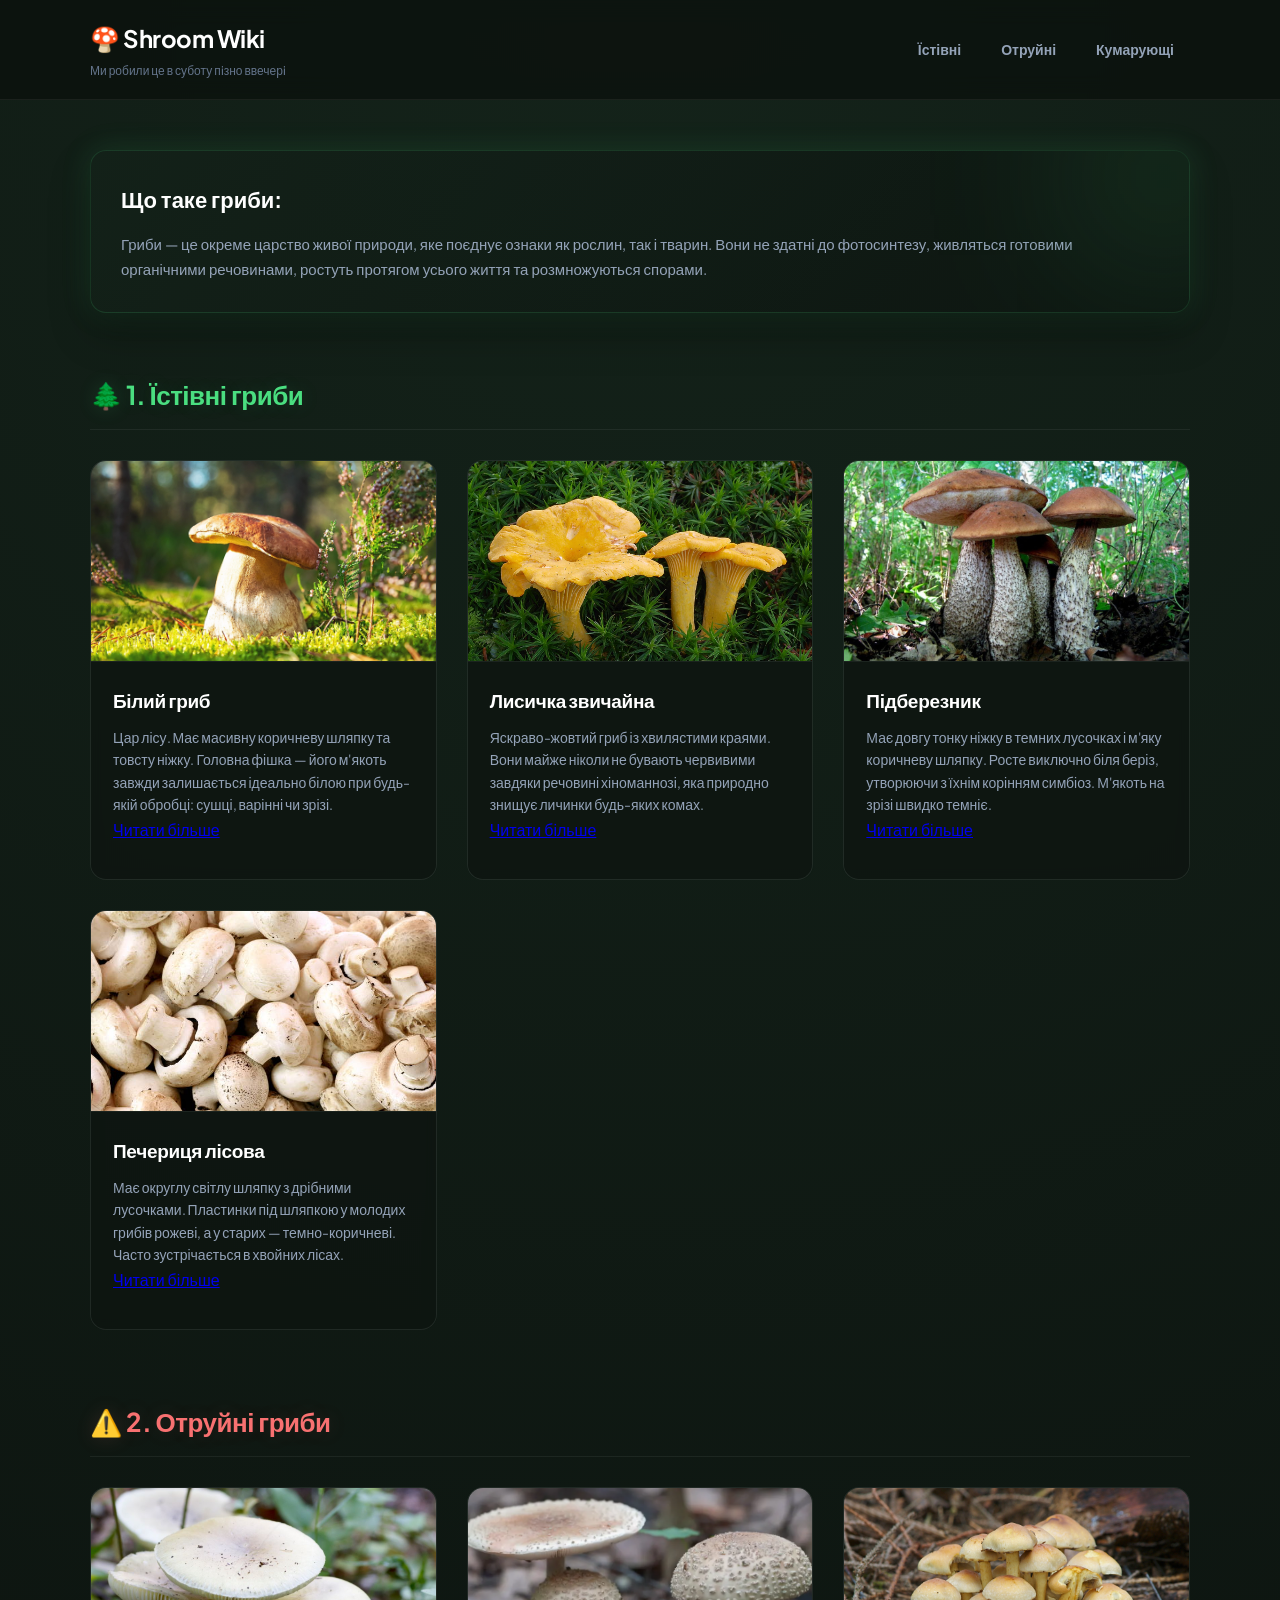
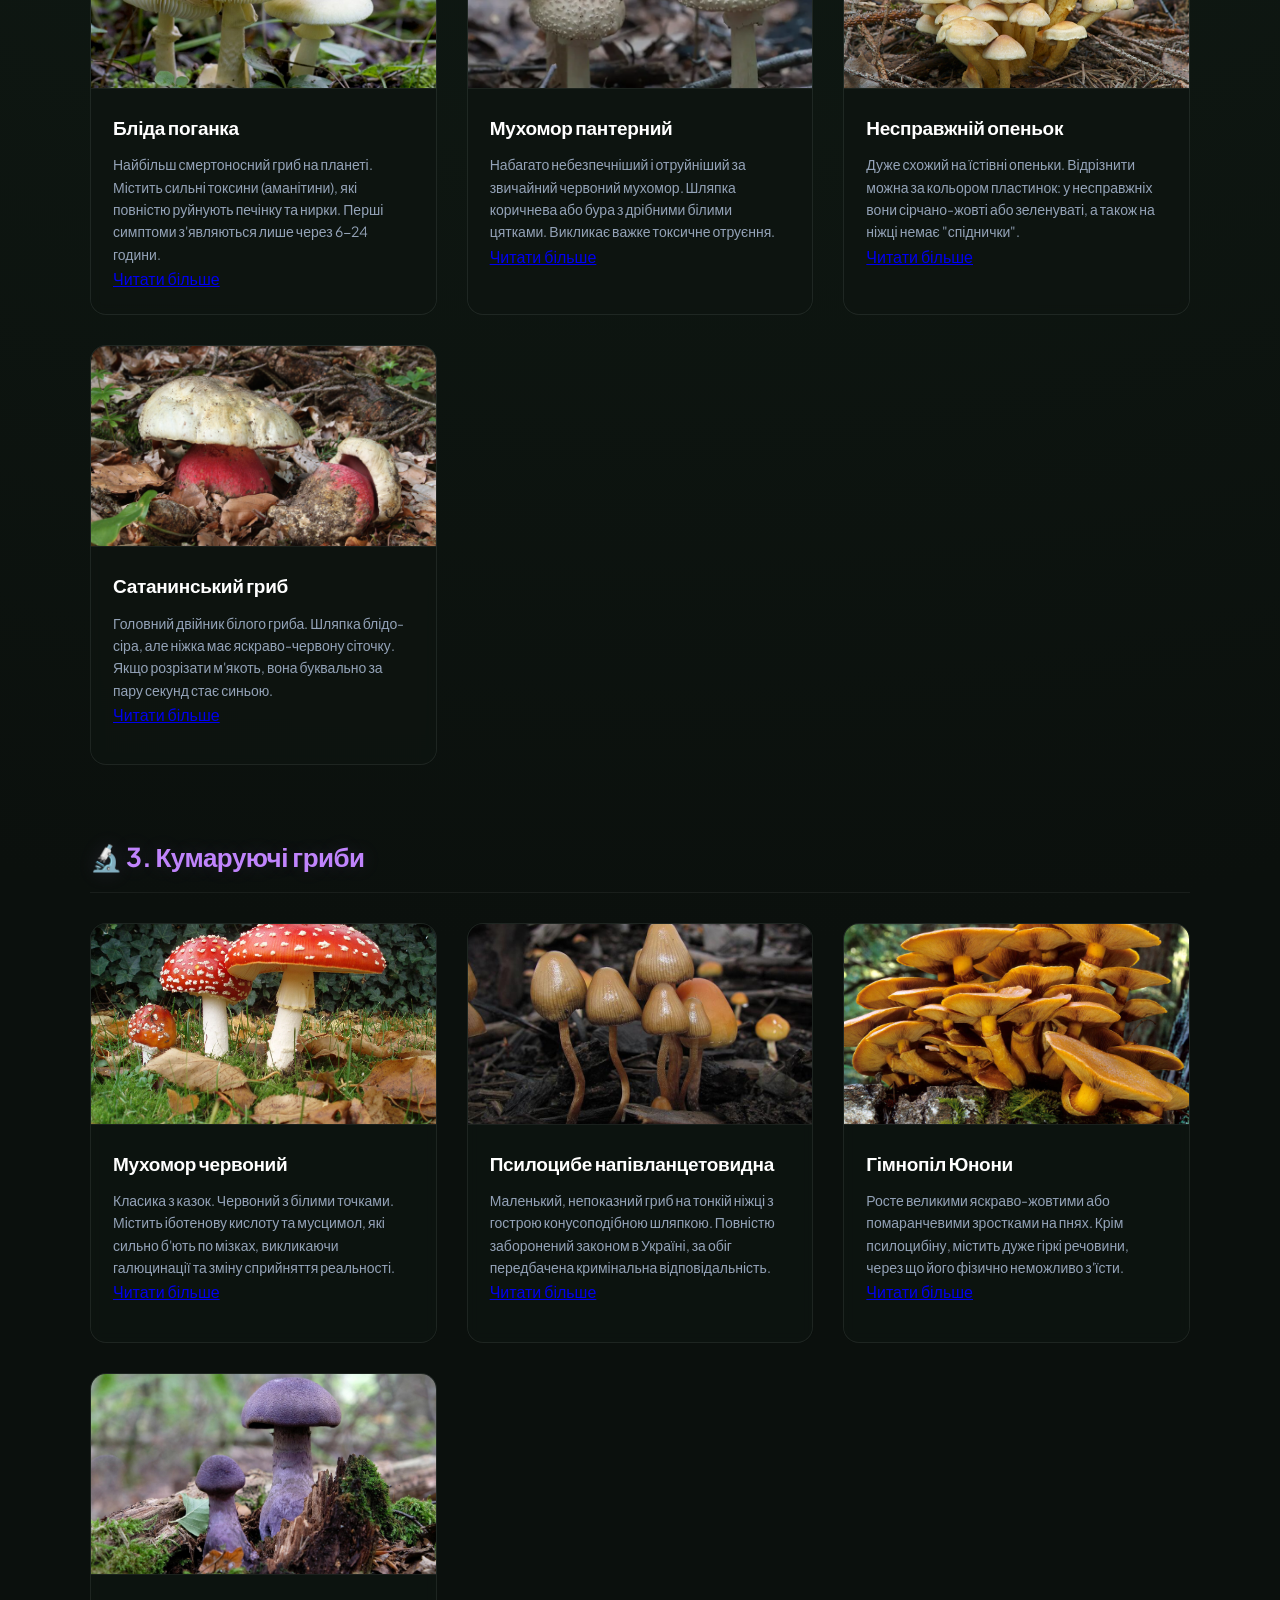
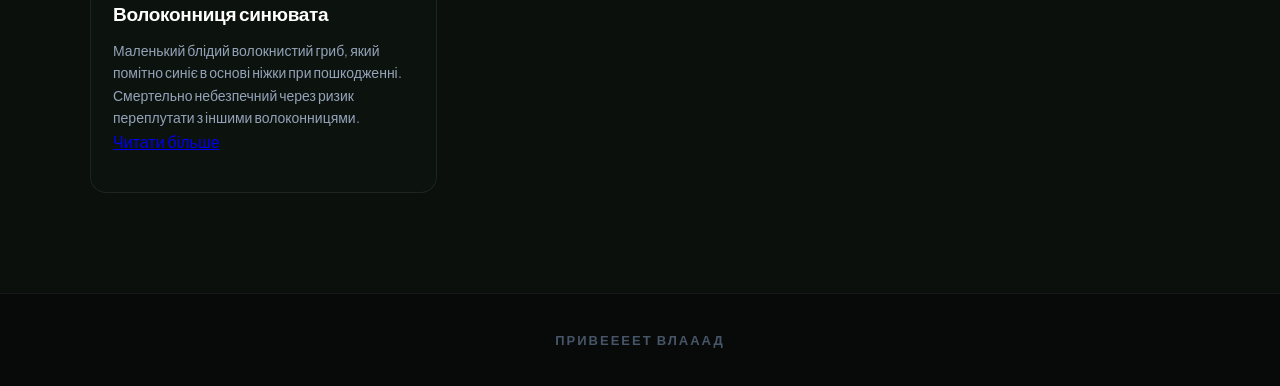
<file: index.html>
<!DOCTYPE html>
<html lang="uk">
<head>
    <meta charset="UTF-8">
    <meta name="viewport" content="width=device-width, initial-scale=1.0">
    <link rel="stylesheet" href="style.css">
    <title>Shroom Wiki — Головна</title>
</head>
<body>
    
    <header>
        <div class="header-inner">
            <div class="logo">
                <h1>🍄 Shroom Wiki</h1>
                <p>Ми робили це в суботу пiзно ввечерi</p><!-- Привіт Влад -->
            </div>
            <nav>
                <a href="#edible">Їстівні</a>
                <a href="#toxic">Отруйні</a>
                <a href="#hallucinogenic">Кумарующі</a>
            </nav>
        </div>
    </header>

    <main class="container">
        
        <section class="welcome">
            <h2>Що таке гриби:</h2>
            <p>Гриби — це окреме царство живої природи, яке поєднує ознаки як рослин, так і тварин. Вони не здатні до фотосинтезу, живляться готовими органічними речовинами, ростуть протягом усього життя та розмножуються спорами.</p>
        </section>

        <section id="edible" class="category-section">
            <h2 class="cat-title-good">🌲 1. Їстівні гриби</h2>
            <div class="menu-grid">
                <div class="card">
                    <img src="Белый гриб.jpg" alt="Білий гриб">
                    <div class="card-content">
                        <h3>Білий гриб</h3>
                        <p>Цар лісу. Має масивну коричневу шляпку та товсту ніжку. Головна фішка — його м'якоть завжди залишається ідеально білою при будь-якій обробці: сушці, варінні чи зрізі.</p>
                        <a href="White.html" class="read-more">Читати більше</a>
                    </div>
                </div>
                <div class="card">
                    <img src="лисичка.jpg" alt="Лисичка звичайна">
                    <div class="card-content">
                        <h3>Лисичка звичайна</h3>
                        <p>Яскраво-жовтий гриб із хвилястими краями. Вони майже ніколи не бувають червивими завдяки речовині хіноманнозі, яка природно знищує личинки будь-яких комах.</p>
                        <a href="Fox.html" class="read-more">Читати більше</a>
                    </div>
                </div>
                <div class="card">
                    <img src="подберёзник.jpg" alt="Підберезник">
                    <div class="card-content">
                        <h3>Підберезник</h3>
                        <p>Має довгу тонку ніжку в темних лусочках і м'яку коричневу шляпку. Росте виключно біля беріз, утворюючи з їхнім корінням симбіоз. М'якоть на зрізі швидко темніє.</p>
                        <a href="Podbereznik.html" class="read-more">Читати більше</a>
                    </div>
                </div>
                <div class="card">
                    <img src="печериця.jpg" alt="Печериця лісова">
                    <div class="card-content">
                        <h3>Печериця лісова</h3>
                        <p>Має округлу світлу шляпку з дрібними лусочками. Пластинки під шляпкою у молодих грибів рожеві, а у старих — темно-коричневі. Часто зустрічається в хвойних лісах.</p>
                        <a href="Pecheryczya.html" class="read-more">Читати більше</a>
                    </div>
                </div>
            </div>
        </section>

        <section id="toxic" class="category-section">
            <h2 class="cat-title-bad">⚠️ 2. Отруйні гриби</h2>
            <div class="menu-grid">
                <div class="card">
                    <img src="бледная поганка.jpg" alt="Бліда поганка">
                    <div class="card-content">
                        <h3>Бліда поганка</h3>
                        <p>Найбільш смертоносний гриб на планеті. Містить сильні токсини (аманітини), які повністю руйнують печінку та нирки. Перші симптоми з'являються лише через 6-24 години.</p>
                        <a href="BlidaPoganka.html" class="read-more">Читати більше</a>
                    </div>
                </div>
                <div class="card">
                    <img src="пантерная мухоморка.jpg" alt="Мухомор пантерний">
                    <div class="card-content">
                        <h3>Мухомор пантерний</h3>
                        <p>Набагато небезпечніший і отруйніший за звичайний червоний мухомор. Шляпка коричнева або бура з дрібними білими цятками. Викликає важке токсичне отруєння.</p>
                        <a href="pantera.html" class="read-more">Читати більше</a>
                    </div>
                </div>
                <div class="card">
                    <img src="ненастоящий опеньок.jpg" alt="Несправжній опеньок">
                    <div class="card-content">
                        <h3>Несправжній опеньок</h3>
                        <p>Дуже схожий на їстівні опеньки. Відрізнити можна за кольором пластинок: у несправжніх вони сірчано-жовті або зеленуваті, а також на ніжці немає "спіднички".</p>
                        <a href="neopeniok.html" class="read-more">Читати більше</a>
                    </div>
                </div>
                <div class="card">
                    <img src="сатана.jpg" alt="Сатанинський гриб">
                    <div class="card-content">
                        <h3>Сатанинський гриб</h3>
                        <p>Головний двійник білого гриба. Шляпка блідо-сіра, але ніжка має яскраво-червону сіточку. Якщо розрізати м'якоть, вона буквально за пару секунд стає синьою.</p>
                        <a href="satana.html" class="read-more">Читати більше</a>
                    </div>
                </div>
            </div>
        </section>
        <section id="hallucinogenic" class="category-section">
            <h2 class="cat-title-weird">🔬 3. Кумаруючі гриби</h2>
            <div class="menu-grid">
                <div class="card">
                    <img src="мухомор.jpg" alt="Мухомор червоний">
                    <div class="card-content">
                        <h3>Мухомор червоний</h3>
                        <p>Класика з казок. Червоний з білими точками. Містить іботенову кислоту та мусцимол, які сильно б'ють по мізках, викликаючи галюцинації та зміну сприйняття реальності.</p>
                        <a href="MukhomorChervonyi.html" class="read-more">Читати більше</a>
                    </div>
                </div>
                <div class="card">
                    <img src="пласибе.jpeg" alt="Псилоцибе напівланцетовидна">
                    <div class="card-content">
                        <h3>Псилоцибе напівланцетовидна</h3>
                        <p>Маленький, непоказний гриб на тонкій ніжці з гострою конусоподібною шляпкою. Повністю заборонений законом в Україні, за обіг передбачена кримінальна відповідальність.</p>
                        <a href="Psi洛cybeNapivlanczetovydna.html" class="read-more">Читати більше</a>
                    </div>
                </div>
                <div class="card">
                    <img src="гимно.jpg" alt="Гімнопіл Юнони">
                    <div class="card-content">
                        <h3>Гімнопіл Юнони</h3>
                        <p>Росте великими яскраво-жовтими або помаранчевими зростками на пнях. Крім псилоцибіну, містить дуже гіркі речовини, через що його фізично неможливо з'їсти.</p>
                        <a href="GimnopilYunony.html" class="read-more">Читати більше</a>
                    </div>
                </div>
                <div class="card">
                    <img src="сини.jpeg" alt="Волоконниця синювата">
                    <div class="card-content">
                        <h3>Волоконниця синювата</h3>
                        <p>Маленький блідий волокнистий гриб, який помітно синіє в основі ніжки при пошкодженні. Смертельно небезпечний через ризик переплутати з іншими волоконницями.</p>
                        <a href="VolokonnytsyaSynuvata.html" class="read-more">Читати більше</a>
                    </div>
                </div>
            </div>
        </section>

    </main>

    <footer>
        <div class="footer-inner">
            <p>ПРИВЕЕЕЕТ ВЛАААД</p>
        </div>
    </footer>

</body>
</html>
</file>
<file: style.css>
@import url('https://fonts.googleapis.com/css2?family=Plus+Jakarta+Sans:wght@400;500;600;700&display=swap');

* {
    margin: 0;
    padding: 0;
    box-sizing: border-box;
    font-family: 'Plus Jakarta Sans', -apple-system, BlinkMacSystemFont, sans-serif;
}

:root {
    --color-bg: #0b100d;
    --color-card-bg: rgba(25, 35, 30, 0.45);
    --color-border: rgba(255, 255, 255, 0.06); /* Легкий контраст для границ и разделителей */
    
    --neon-good: #4ade80;
    --neon-good-glow: rgba(74, 222, 128, 0.15);
    
    --neon-bad: #f87171;
    --neon-bad-glow: rgba(248, 113, 113, 0.15);
    
    --neon-weird: #c084fc;
    --neon-weird-glow: rgba(192, 132, 252, 0.15);
}

body {
    background-color: var(--color-bg);
    background-image: radial-gradient(circle at 50% 0%, #14231a 0%, #0b100d 70%);
    color: #e2e8f0;
    line-height: 1.7;
    overflow-x: hidden;
}

header {
    background-color: rgba(11, 16, 13, 0.75);
    backdrop-filter: blur(12px);
    -webkit-backdrop-filter: blur(12px);
    padding: 18px 0;
    border-bottom: 1px solid var(--color-border);
    position: sticky;
    top: 0;
    z-index: 100;
}

.header-inner {
    max-width: 1140px;
    margin: 0 auto;
    display: flex;
    justify-content: space-between;
    align-items: center;
    padding: 0 20px;
}

.logo h1 {
    font-size: 24px;
    font-weight: 700;
    color: #ffffff;
    letter-spacing: -0.5px;
}

.logo p {
    font-size: 12px;
    color: #64748b;
    font-weight: 500;
    margin-top: 2px;
}

nav {
    display: flex;
    gap: 8px;
}

nav a {
    color: #94a3b8;
    text-decoration: none;
    padding: 8px 16px;
    font-size: 14px;
    font-weight: 600;
    border-radius: 8px;
    transition: all 0.3s cubic-bezier(0.4, 0, 0.2, 1);
}

nav a:hover {
    color: #ffffff;
    background: rgba(255, 255, 255, 0.05);
}

nav a.active {
    color: var(--neon-good);
    background: rgba(74, 222, 128, 0.08);
    box-shadow: inset 0 0 12px rgba(74, 222, 128, 0.05);
}

.container {
    max-width: 1140px;
    margin: 50px auto;
    padding: 0 20px;
}

.welcome {
    background: linear-gradient(135deg, rgba(20, 35, 26, 0.6) 0%, rgba(11, 16, 13, 0.6) 100%);
    border: 1px solid rgba(74, 222, 128, 0.15);
    padding: 30px;
    border-radius: 16px;
    margin-bottom: 60px;
    box-shadow: 0 20px 40px rgba(0, 0, 0, 0.3), 0 0 30px var(--neon-good-glow);
    position: relative;
    overflow: hidden;
}

.welcome::before {
    content: '';
    position: absolute;
    top: -50px;
    right: -50px;
    width: 150px;
    height: 150px;
    background: var(--neon-good);
    filter: blur(90px);
    opacity: 0.2;
    pointer-events: none;
}

.welcome h2 {
    font-size: 22px;
    margin-bottom: 12px;
    color: #ffffff;
    font-weight: 700;
}

.welcome p {
    color: #94a3b8;
    font-size: 15px;
}

.category-section {
    margin-bottom: 70px;
}

.category-section h2 {
    font-size: 26px;
    font-weight: 700;
    margin-bottom: 30px;
    padding-bottom: 12px;
    border-bottom: 1px solid var(--color-border);
    letter-spacing: -0.5px;
}

.cat-title-good { color: var(--neon-good); text-shadow: 0 0 20px var(--neon-good-glow); }
.cat-title-bad { color: var(--neon-bad); text-shadow: 0 0 20px var(--neon-bad-glow); }
.cat-title-weird { color: var(--neon-weird); text-shadow: 0 0 20px var(--neon-weird-glow); }

.menu-grid {
    display: grid;
    grid-template-columns: repeat(auto-fit, minmax(260px, 1fr)); 
    gap: 30px; 
}

.card {
    background-color: var(--color-card-bg); 
    backdrop-filter: blur(6px);
    -webkit-backdrop-filter: blur(6px);
    border-radius: 16px;
    overflow: hidden;
    border: 1px solid var(--color-border);
    min-height: 420px;
    height: 100%;
    display: flex;
    flex-direction: column;
    transition: all 0.4s cubic-bezier(0.16, 1, 0.3, 1);
}
.big-card {
    background-color: var(--color-card-bg); 
    backdrop-filter: blur(6px);
    -webkit-backdrop-filter: blur(6px);
    border-radius: 16px;
    overflow: hidden;
    border: 1px solid var(--color-border);
    min-height: 820px;
    height: 100%;
    display: flex;
    flex-direction: column;
    transition: all 0.4s cubic-bezier(0.16, 1, 0.3, 1);
}

#edible .card:hover { border-color: rgba(74, 222, 128, 0.4); box-shadow: 0 20px 35px rgba(0,0,0,0.6), 0 0 25px rgba(74, 222, 128, 0.1); }
#toxic .card:hover { border-color: rgba(248, 113, 113, 0.4); box-shadow: 0 20px 35px rgba(0,0,0,0.6), 0 0 25px rgba(248, 113, 113, 0.1); }
#hallucinogenic .card:hover { border-color: rgba(192, 132, 252, 0.4); box-shadow: 0 20px 35px rgba(0,0,0,0.6), 0 0 25px rgba(192, 132, 252, 0.1); }

.card:hover {
    transform: translateY(-8px);
}

.card img {
    width: 100%;
    height: 200px;
    object-fit: cover;
    background-color: #121815;
    transition: transform 0.6s cubic-bezier(0.16, 1, 0.3, 1);
}

.card:hover img {
    transform: scale(1.04);
}

.card-content {
    padding: 22px;
    flex-grow: 1;
    display: flex;
    flex-direction: column;
    background-color: rgba(10, 15, 12, 0.55); /* Отдельный темный внутренний фон */
    border-top: 1px solid var(--color-border); /* Четкая полоса-разделитель */
}

.card h3 {
    margin-bottom: 10px;
    color: #ffffff;
    font-size: 19px;
    font-weight: 600;
    letter-spacing: -0.3px;
}

.card p {
    font-size: 14px;
    color: #94a3b8;
    line-height: 1.6;
}

footer {
    background-color: #070a08;
    padding: 35px 0;
    text-align: center;
    border-top: 1px solid var(--color-border);
    margin-top: 100px;
}

.footer-inner p {
    color: #475569;
    font-size: 13px;
    font-weight: 600;
    text-transform: uppercase;
    letter-spacing: 2px;
    animation: pulseText 3s infinite alternate;
}

@keyframes pulseText {
    0% { opacity: 0.6; }
    100% { opacity: 1; color: #64748b; text-shadow: 0 0 10px rgba(255,255,255,0.05); }
}
</file>
